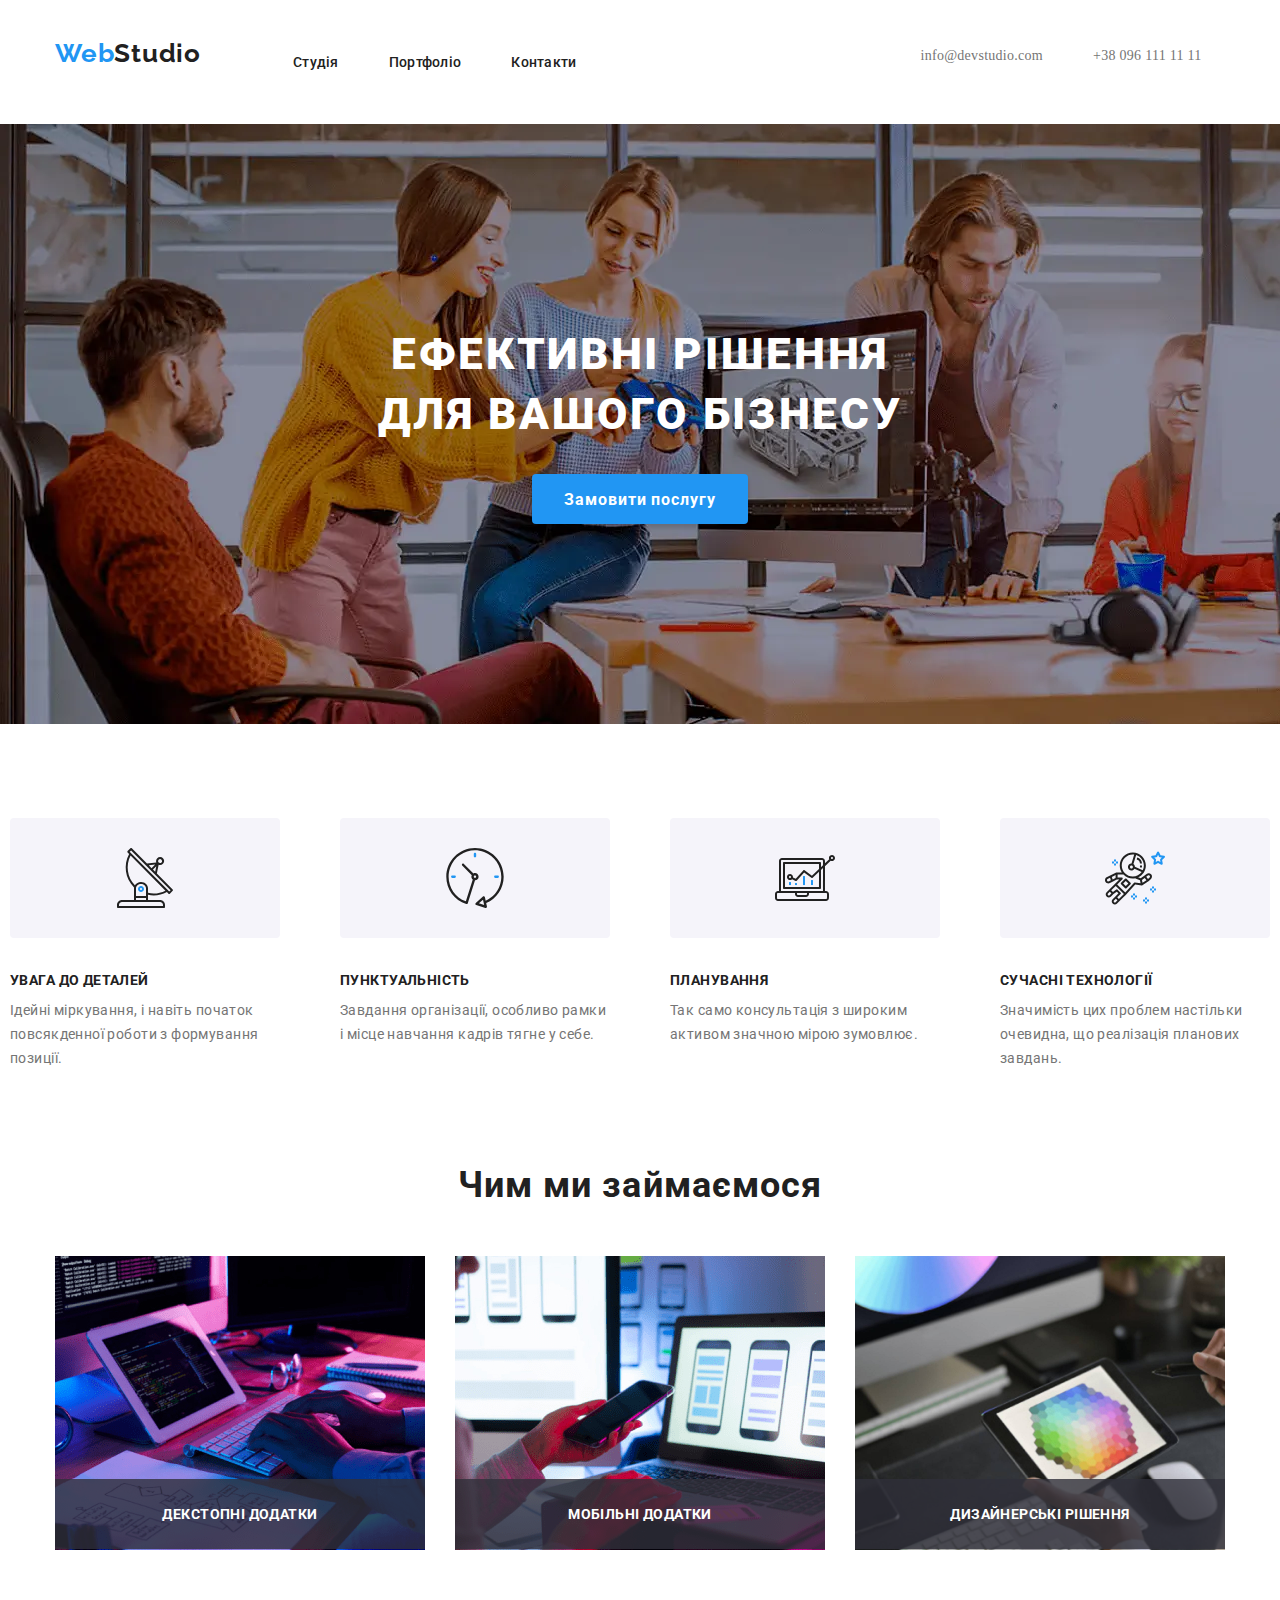
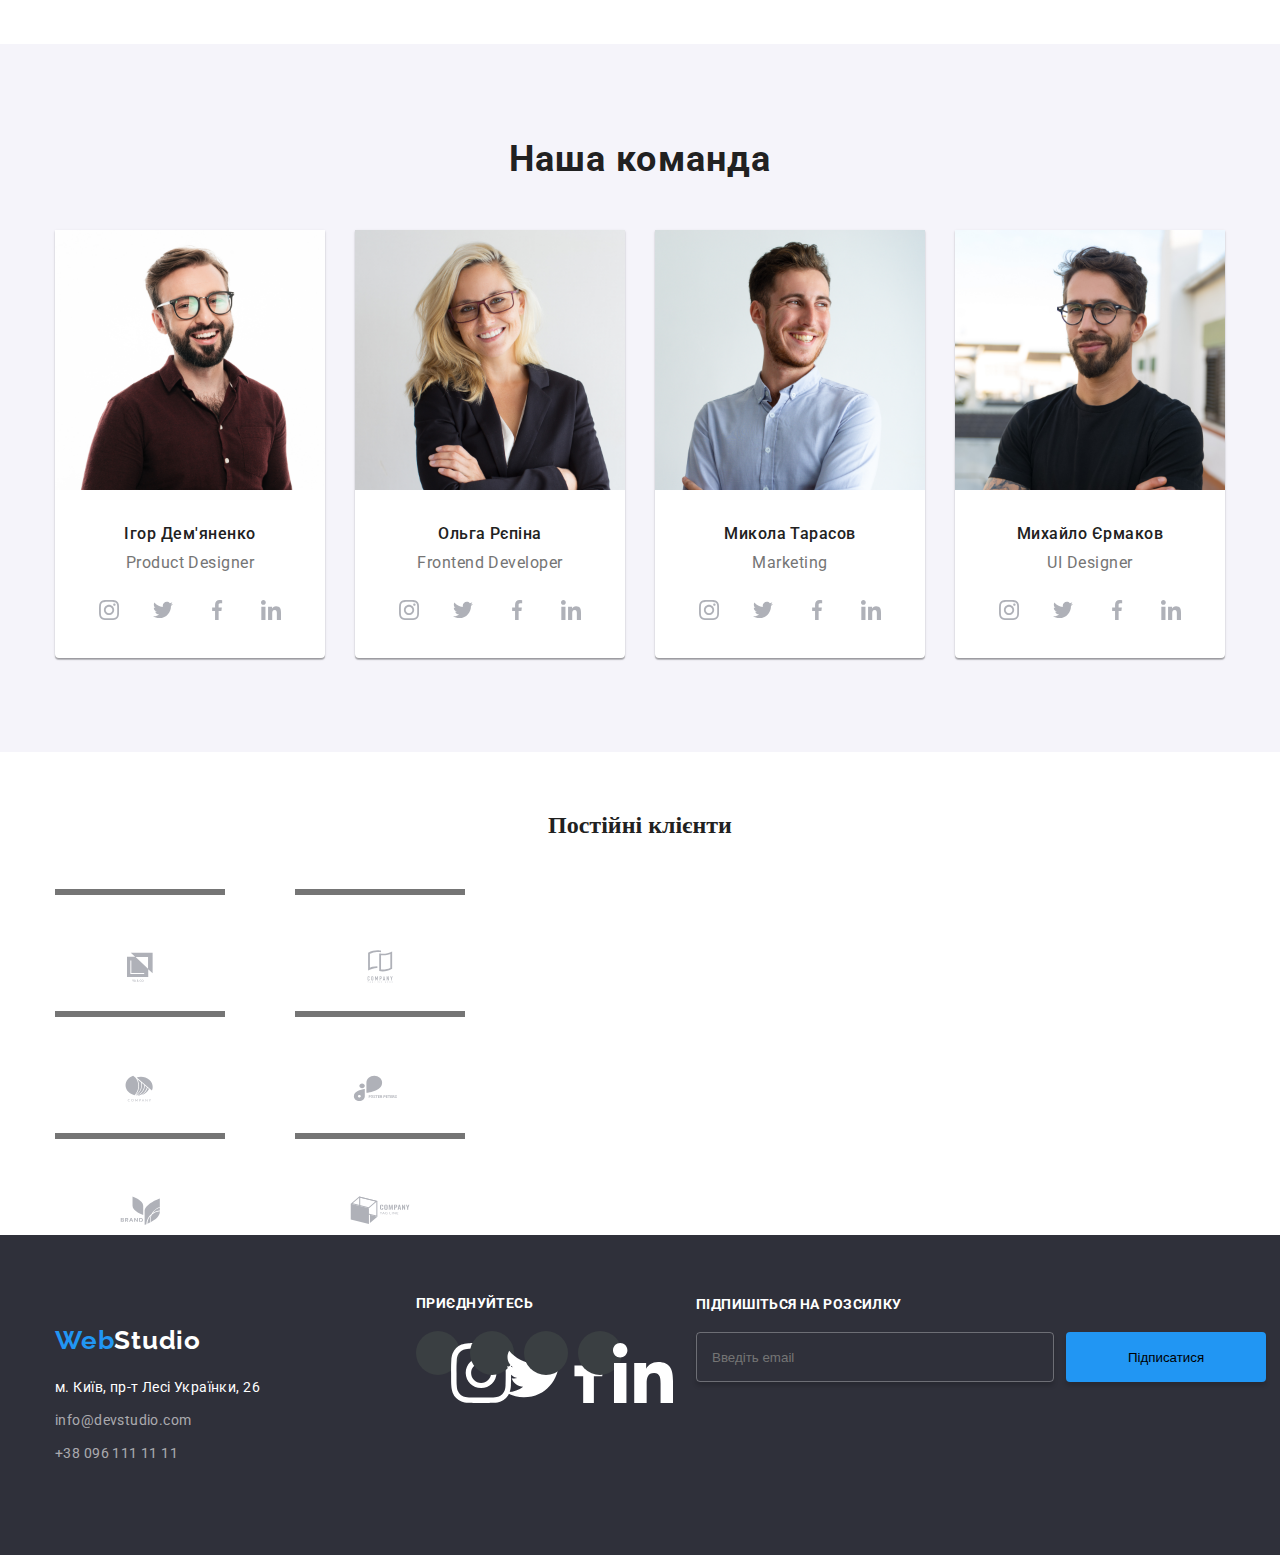
<file: index.html>
<!DOCTYPE html>
<html lang="en">
  <head>
    <meta charset="UTF-8" />
    <meta name="viewport" content="width=device-width, initial-scale=1.0" />
    <link rel="preconnect" href="https://fonts.googleapis.com" />
    <link rel="preconnect" href="https://fonts.gstatic.com" crossorigin />
    <link rel="preconnect" href="https://fonts.googleapis.com" />
    <link rel="preconnect" href="https://fonts.gstatic.com" crossorigin />
    <link
      href="https://fonts.googleapis.com/css2?family=Raleway:wght@700&family=Roboto:wght@400;500;700;900&display=swap"
      rel="stylesheet"
    />
    <link
      rel="stylesheet"
      href="https://cdnjs.cloudflare.com/ajax/libs/modern-normalize/3.0.1/modern-normalize.min.css"
      integrity="sha512-q6WgHqiHlKyOqslT/lgBgodhd03Wp4BEqKeW6nNtlOY4quzyG3VoQKFrieaCeSnuVseNKRGpGeDU3qPmabCANg=="
      crossorigin="anonymous"
      referrerpolicy="no-referrer"
    />
    
    <link
    rel="stylesheet"
    href="https://cdnjs.cloudflare.com/ajax/libs/animate.css/4.1.1/animate.css"
  />
  <link href="https://unpkg.com/aos@2.3.1/dist/aos.css" rel="stylesheet">
    <link rel="stylesheet" href="./reset.css" />
    <link rel="stylesheet" href="./css/main.css">
    <link rel="stylesheet" href="./modal.js">
    <title>Document</title>
  </head>
  <body>
    <header class="header">
      <div class="container flex">
        <a class="header-a" href="./index.html">
          <b class="Web" style="color: #2196f3">Web</b
          ><b class="Studio">Studio</b></a
        >
        <nav class="nav">
          
    
          <ul class="header-list">
            <li class="list-item">Студія</li>
            <li class="list-item">Портфоліо</li>
            <li class="list-item">Контакти</li>
          </ul>
        </nav>
        <ul class="list-info">
          <li class="email">
            <a class="a" href="mailto:info@devstudio.com">info@devstudio.com</a>
          </li>
          <li class="phone_number">
            <a class="phone" href="tel:+380961111111">+38 096 111 11 11</a>
          </li>
        </ul>
      </div>
    </header>
   
    <main class="main">
      <section class="services">
        <div class="container">
          <h1 class="main-title-of-services">
            Ефективні рішення <br />для вашого бізнесу
          </h1>
          <button class="main-button" type="submit" data-modal-open>Замовити послугу</button>
        </div>
      </section>

      <section class="about-skills">
        <div class="container">
          <h2 class="main-title-of-skills"></h2>
          <ul class="list-of-skills">
            <li class="skill">
              <img class="skill-img" src="./img/antenna 1.svg" alt="" />
              <h3 class="title-of-skill">УВАГА ДО ДЕТАЛЕЙ</h3>
              <p class="text-of-skill">
                Ідейні міркування, і навіть початок повсякденної роботи з
                формування позиції.
              </p>
            </li>
            <li class="skill">
              <img class="skill-img" src="./img/clock 1.svg" alt="" />
              <h3 class="title-of-skill">ПУНКТУАЛЬНІСТЬ</h3>
              <p class="text-of-skill">
                Завдання організації, особливо рамки і місце навчання кадрів
                тягне у себе.
              </p>
            </li>
            <li class="skill">
              <img class="skill-img" src="./img/diagram 1.svg" alt="" />
              <h3 class="title-of-skill">ПЛАНУВАННЯ</h3>
              <p class="text-of-skill">
                Так само консультація з широким активом значною мірою зумовлює.
              </p>
            </li>
            <li class="skill">
              <img class="skill-img" src="./img/astronaut 1.svg" alt="" />
              <h3 class="title-of-skill">СУЧАСНІ ТЕХНОЛОГІЇ</h3>
              <p class="text-of-skill">
                Значимість цих проблем настільки очевидна, що реалізація
                планових завдань.
              </p>
            </li>
          </ul>
        </div>
      </section>
      <section class="about-us">
        <div class="container">
          <h2 class="about-activities">Чим ми займаємося</h2>
          <ul class="list-of-activities">
            <li class="image-item">
              <img src="./img/box_1.jpg" alt="" />
            <p class="position">Декстопні додатки</p></li>
            <li class="image-item">
              <img src="./img/box_2.jpg" alt="" />
              <p class="position">Мобільні додатки </p>
            </li>
            <li class="image-item">
              <img class="box_3" src="./img/box_3.jpg" alt="" />
              <p class="position">Дизайнерські рішення</p>
            </li>
          </ul>
        </div>
      </section>
     
      <section class="about-team">
        <div class="container">
          <h2 class="our-team">Наша команда</h2>
          <ul  class="list-of-collegues">
            <li class="image-item-collegues">
              <img class="img" src="./img/img.png" alt="" />
              <p class="name">Ігор Дем'яненко</p>
              <p class="tech-skills">Product Designer</p>
              <ul class="icons">
                <li class="icon">
                  <svg class="insta">
                    <use href="./svg/symbol-defs.svg#icon-instagram-2-1"></use>
                  </svg>
                </li>
                <li class="icon">
                  <svg class="twitter">
                    <use href="./svg/symbol-defs.svg#icon-twitter-1-1"></use>
                  </svg>
                </li>
                <li class="icon">
                  <svg class="facebook">
                    <use href="./svg/symbol-defs.svg#icon-facebook-1-1"></use>
                  </svg>
                </li>
                <li class="icon">
                  <svg class="in">
                    <use href="./svg/symbol-defs.svg#icon-linkedin-1-1"></use>
                  </svg>
                </li>
              </ul>
            </li>

            <li class="image-item-collegues">
              <img class="img" src="./img/img (1).png" alt="" />
              <p class="name">Ольга Рєпіна</p>
              <p class="tech-skills">Frontend Developer</p>
              <ul class="icons">
                <li class="icon">
                  <svg class="insta">
                    <use href="./svg/symbol-defs.svg#icon-instagram-2-1"></use>
                  </svg>
                </li>
                <li class="icon">
                  <svg class="twitter">
                    <use href="./svg/symbol-defs.svg#icon-twitter-1-1"></use>
                  </svg>
                </li>
                <li class="icon">
                  <svg class="facebook">
                    <use href="./svg/symbol-defs.svg#icon-facebook-1-1"></use>
                  </svg>
                </li>
                <li class="icon">
                  <svg class="in">
                    <use href="./svg/symbol-defs.svg#icon-linkedin-1-1"></use>
                  </svg>
                </li>
              </ul>
            </li>

            <li class="image-item-collegues">
              <img class="img" src="./img/img (2).png" alt="" />
              <p class="name">Микола Тарасов</p>
              <p class="tech-skills">Marketing</p>
              <ul class="icons">
                <li class="icon">
                  <svg class="insta">
                    <use href="./svg/symbol-defs.svg#icon-instagram-2-1"></use>
                  </svg>
                </li>
                <li class="icon">
                  <svg class="twitter">
                    <use href="./svg/symbol-defs.svg#icon-twitter-1-1"></use>
                  </svg>
                </li>
                <li class="icon">
                  <svg class="facebook">
                    <use href="./svg/symbol-defs.svg#icon-facebook-1-1"></use>
                  </svg>
                </li>
                <li class="icon">
                  <svg class="in">
                    <use href="./svg/symbol-defs.svg#icon-linkedin-1-1"></use>
                  </svg>
                </li>
              </ul>
            </li>

            <li class="image-item-collegues">
              <img class="img" src="./img/img (3).png" alt="" />
              <p class="name">Михайло Єрмаков</p>
              <p class="tech-skills">UI Designer</p>
              <ul class="icons">
                <li class="icon">
                  <svg class="insta">
                    <use href="./svg/symbol-defs.svg#icon-instagram-2-1"></use>
                  </svg>
                </li>
                <li class="icon">
                  <svg class="twitter">
                    <use href="./svg/symbol-defs.svg#icon-twitter-1-1"></use>
                  </svg>
                </li>
                <li class="icon">
                  <svg class="facebook">
                    <use href="./svg/symbol-defs.svg#icon-facebook-1-1"></use>
                  </svg>
                </li>
                <li class="icon">
                  <svg class="in">
                    <use href="./svg/symbol-defs.svg#icon-linkedin-1-1"></use>
                  </svg>
                </li>
              </ul>
            </li>
          </ul>
        </div>
      </section>
      <section class="section-clients">
        <div class="container">
          <h2 class="Active-clients">Постійні клієнти</h2>
          <ul class="list-of-clients">
            <li class="client">
              <a href="./qwe.html"
                ><svg class="svg">
                  <use href="./svg2/symbol-defs.svg#icon-Client-1"></use></svg
              ></a>
            </li>
            <li class="client">
              <a href="./qwe.html"
                ><svg class="svg">
                  <use href="./svg2/symbol-defs.svg#icon-Client-2"></use></svg
              ></a>
            </li>
            <li class="client">
              <a href="./qwe.html"
                ><svg class="svg">
                  <use href="./svg2/symbol-defs.svg#icon-Client-3"></use></svg
              ></a>
            </li>
            <li class="client">
              <a href="./qwe.html"
                ><svg class="svg">
                  <use href="./svg2/symbol-defs.svg#icon-Client-4"></use></svg
              ></a>
            </li>
            <li class="client">
              <a href="./qwe.html"
                ><svg class="svg">
                  <use href="./svg2/symbol-defs.svg#icon-Client-5"></use></svg
              ></a>
            </li>
            <li class="client">
              <a href="./qwe.html"
                ><svg class="svg">
                  <use href="./svg2/symbol-defs.svg#icon-Client-6"></use></svg
              ></a>
            </li>
          </ul>
        </div>
      </section>
    </main>
    <footer class="footer">
      <div class="container">
        <div class="div">
          <div>
          <a class="logo_footer" href="./qwe.html"
          ><b class="Web" style="color: #2196f3">Web</b
          ><b class="studio">Studio</b></a
          >
          <p class="footer-adress">м. Київ, пр-т Лесі Українки, 26</p>
          <a class="footer-email" href="mailto:info@devstudio.com"
          >info@devstudio.com</a
          >
          <a class="footer-phone_number" href="tel:+380961111111"
          >+38 096 111 11 11</a
          >
          </div>
          <div class="join-block">
          
          <p class="join">Приєднуйтесь</p>
          <ul class="join-icons">
            
            <li class="join-icon">
              <a href="./qwe.html">
                <svg class="svg2">
                  <use href="./svg/symbol-defs.svg#icon-instagram-2-1"></use>
                </svg>
              </a>
            </li>
            <li class="join-icon">
              <a href="./qwe.html">
                <svg class="svg2">
                  <use href="./svg/symbol-defs.svg#icon-twitter-1-1"></use>
                </svg>
              </a>
            </li>
            <li class="join-icon">
              <a href="./qwe.html">
                <svg class="svg2">
                  <use href="./svg/symbol-defs.svg#icon-facebook-1-1"></use>
                </svg>
              </a>
            </li>
            <li class="join-icon">
              <a href="./qwe.html">
                <svg class="svg2">
                  <use href="./svg/symbol-defs.svg#icon-linkedin-1-1"></use>
                </svg>
              </a>
            </li>
          </ul> 
          
        </div>
        <div class="subscribe-div">
          <p class="p-subscribe">Підпишіться на розсилку</p>
          <form class="form" action="">
            <input type="text" class="subscribe-input" placeholder="Введіть email"/>
          <button class="subscribe-button" type="submit" data-modal-open>Підписатися</button>
          </form>
          
        </div>
        </div>
        
    </footer>
   <div data-modal class="backdrop is-hidden  ">
    <div class="modal is-open">
      
      <button class="close" data-modal-close="" >X</button>
      <h3 class="h3-modal">Залиште свої дані, ми вам передзвонимо</h3>
      <ul class="list-modal">
        <li class="li-modal">
          <p class="p-modal">Ім'я</p>
          <div class="input-wrapper">
            <svg class="input-icon" xmlns="http://www.w3.org/2000/svg" width="18" height="18" viewBox="0 0 18 18" fill="none">
              <g clip-path="url(#clip0_60_11800)">
                <path d="M9 9C10.6575 9 12 7.6575 12 6C12 4.3425 10.6575 3 9 3C7.3425 3 6 4.3425 6 6C6 7.6575 7.3425 9 9 9ZM9 10.5C6.9975 10.5 3 11.505 3 13.5V14.25C3 14.6625 3.3375 15 3.75 15H14.25C14.6625 15 15 14.6625 15 14.25V13.5C15 11.505 11.0025 10.5 9 10.5Z" fill="#212121"/>
              </g>
              <defs>
                <clipPath id="clip0_60_11800">
                  <rect width="18" height="18" fill="white"/>
                </clipPath>
              </defs>
            </svg>
            <input  type="text" class="input" ></input>
          </div>
            
        </li>
        <li class="li-modal">
          <p class="p-modal">Телефон</p>
          <div class="input-wrapper">
            <svg class="input-icon" xmlns="http://www.w3.org/2000/svg" width="18" height="18" viewBox="0 0 18 18" fill="none">
              <g clip-path="url(#clip0_60_11806)">
                <path d="M13.996 11.1226L12.1579 10.9127C11.7164 10.8621 11.2822 11.0141 10.9711 11.3252L9.63948 12.6568C7.59147 11.6147 5.91254 9.94301 4.87044 7.88775L6.20925 6.54894C6.52043 6.23775 6.6724 5.80355 6.62174 5.3621L6.41188 3.53842C6.32504 2.8075 5.70991 2.2575 4.97176 2.2575H3.71979C2.90203 2.2575 2.22178 2.93776 2.27243 3.75552C2.65598 9.93577 7.59871 14.8713 13.7717 15.2548C14.5894 15.3055 15.2697 14.6252 15.2697 13.8075V12.5555C15.2769 11.8246 14.7269 11.2095 13.996 11.1226Z" fill="#212121"/>
              </g>
              <defs>
                <clipPath id="clip0_60_11806">
                  <rect width="18" height="18" fill="white"/>
                </clipPath>
              </defs>
            </svg>
            <input type="text" class="input">
          </div>
            
        </li>
        <li class="li-modal">
          <p class="p-modal">Пошта</p>
          <div class="input-wrapper">
            <svg class="input-icon" xmlns="http://www.w3.org/2000/svg" width="18" height="18" viewBox="0 0 18 18" fill="none">
              <g clip-path="url(#clip0_60_11812)">
                <path d="M15 3H3C2.175 3 1.5075 3.675 1.5075 4.5L1.5 13.5C1.5 14.325 2.175 15 3 15H15C15.825 15 16.5 14.325 16.5 13.5V4.5C16.5 3.675 15.825 3 15 3ZM14.7 6.1875L9.3975 9.5025C9.1575 9.6525 8.8425 9.6525 8.6025 9.5025L3.3 6.1875C3.1125 6.0675 3 5.865 3 5.6475C3 5.145 3.5475 4.845 3.975 5.1075L9 8.25L14.025 5.1075C14.4525 4.845 15 5.145 15 5.6475C15 5.865 14.8875 6.0675 14.7 6.1875Z" fill="#212121"/>
              </g>
              <defs>
                <clipPath id="clip0_60_11812">
                  <rect width="18" height="18" fill="white"/>
                </clipPath>
              </defs>
            </svg>
            <input type="text" class="input">
          </div>
            
        </li>
        <li class="li-modal">
          <p class="p-modal">Комментар</p>
            <input type="text" class="KOMMENT" placeholder="Введіть текст"></input>
        </li>
      </ul>
      
      <p class="conditions"><svg class="kub" xmlns="http://www.w3.org/2000/svg" width="16" height="15" viewBox="0  16 15" fill="none">
        <path d="M14.2222 1.66667V13.3333H1.77778V1.66667H14.2222ZM14.2222 0H1.77778C0.8 0 0 0.75 0 1.66667V13.3333C0 14.25 0.8 15 1.77778 15H14.2222C15.2 15 16 14.25 16 13.3333V1.66667C16 0.75 15.2 0 14.2222 0Z" fill="#212121"/>
      </svg> Погоджуюся з розсилкою та приймаю <b class="contract">Умови договору</b></p>
      <div class="div-button"><button class="button-modal" data-modal-open>Відправити</button></div>
      
    </div>
    
   </div> 
   
  </body>
  <script src="https://unpkg.com/aos@2.3.1/dist/aos.js"></script>
  <script src="./modal.js"></script>
  <script>
    AOS.init();
  </script>
</html>
</file>
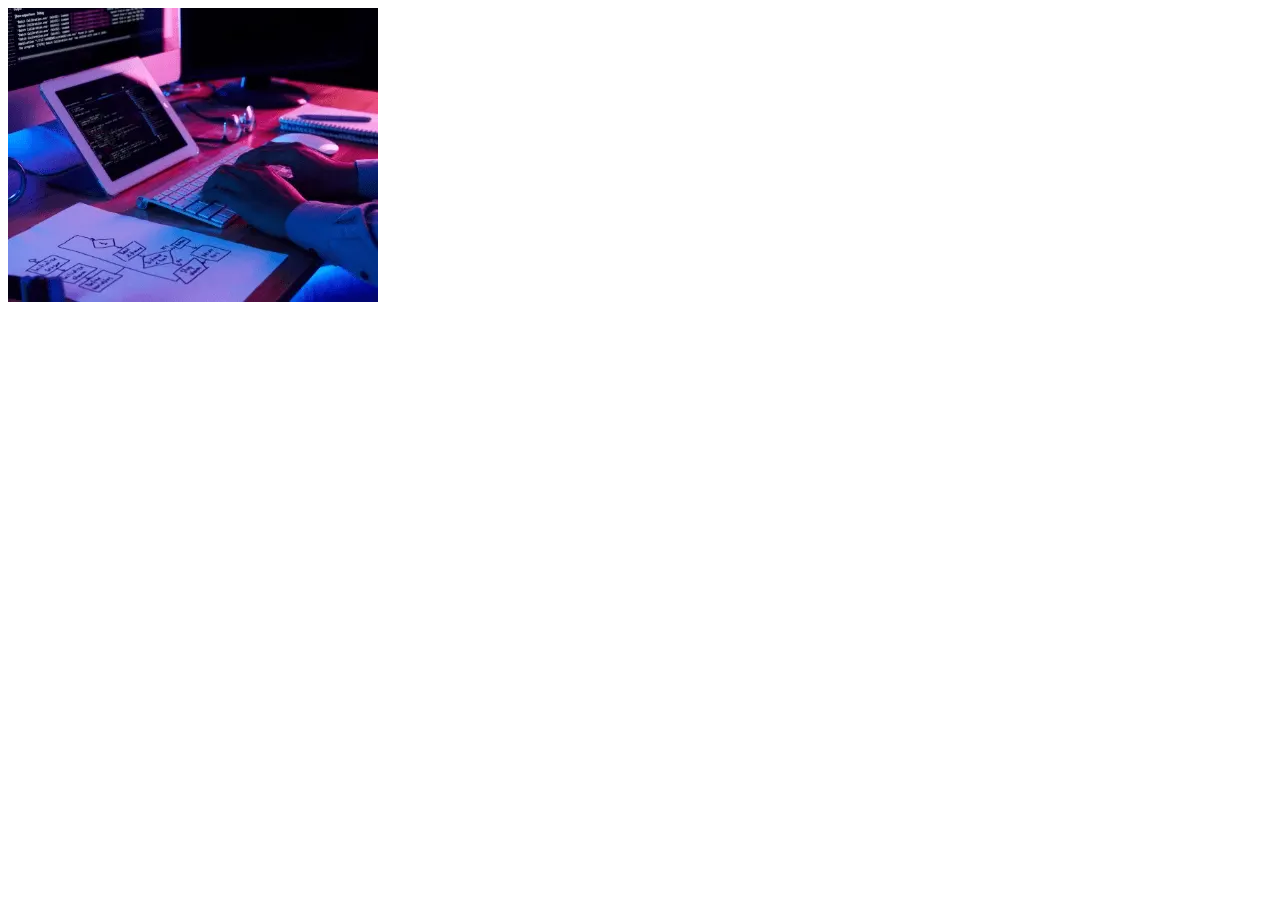
<file: inde.html>
<!DOCTYPE html>
<html lang="en">
  <head>
    <meta charset="UTF-8" />
    <meta name="viewport" content="width=device-width, initial-scale=1.0" />
    <title>Document</title>
  </head>
  <body>
    <img
      srcset="./2x/box1.webp 1x, ./2x/box2x.webp 2x"
      src="./2x/box1.webp"
      alt=""
    />
  </body>
</html>
</file>
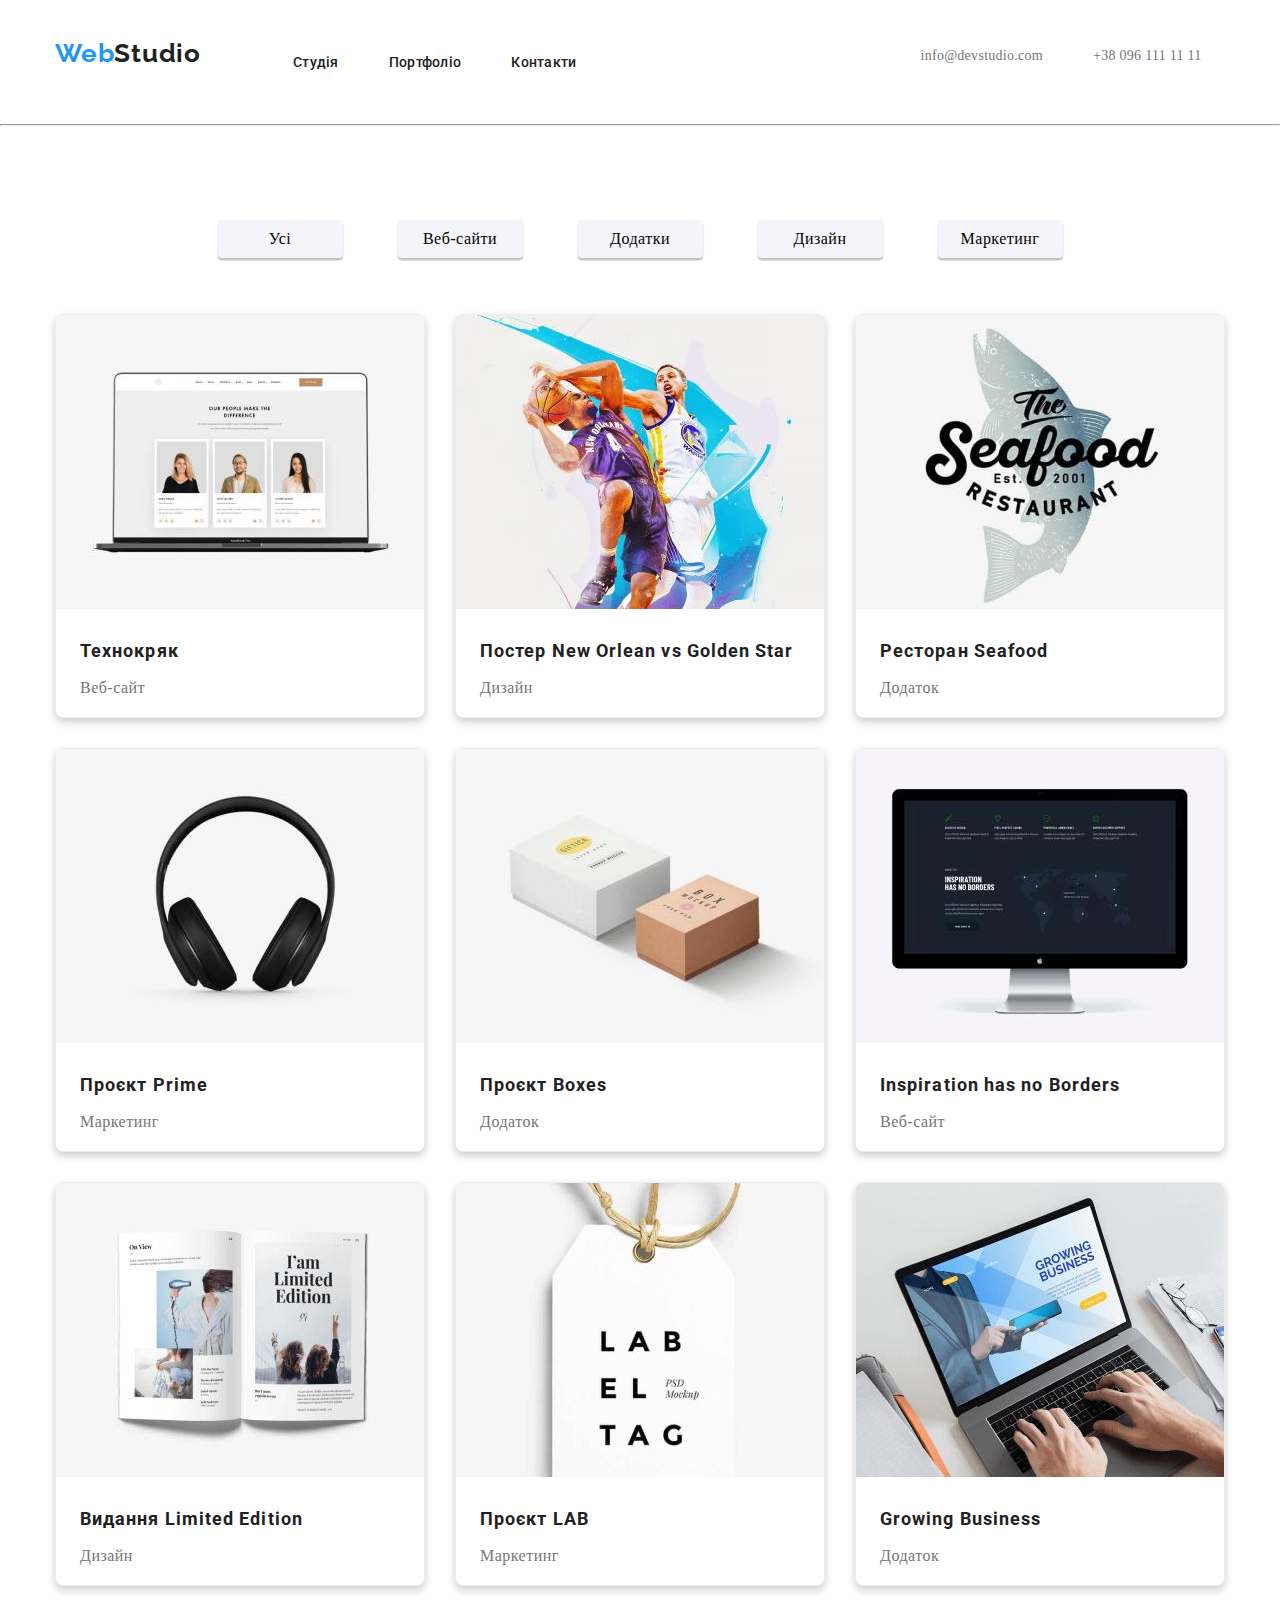
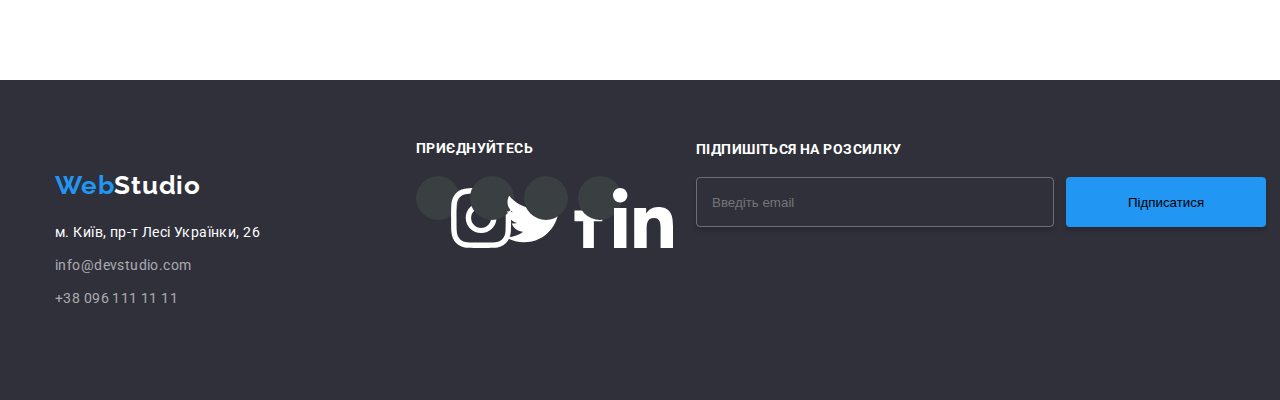
<file: qwe.html>
<!DOCTYPE html>
<html lang="en">
  <head>
    <meta charset="UTF-8" />
    <meta name="viewport" content="width=device-width, initial-scale=1.0" />
    <link rel="preconnect" href="https://fonts.googleapis.com" />
    <link rel="preconnect" href="https://fonts.gstatic.com" crossorigin />
    <link rel="preconnect" href="https://fonts.googleapis.com" />
    <link rel="preconnect" href="https://fonts.gstatic.com" crossorigin />
    <link
      href="https://fonts.googleapis.com/css2?family=Raleway:wght@700&family=Roboto:wght@400;500;700;900&display=swap"
      rel="stylesheet"
    />
    <link
      rel="stylesheet"
      href="https://cdnjs.cloudflare.com/ajax/libs/modern-normalize/3.0.1/modern-normalize.min.css"
      integrity="sha512-q6WgHqiHlKyOqslT/lgBgodhd03Wp4BEqKeW6nNtlOY4quzyG3VoQKFrieaCeSnuVseNKRGpGeDU3qPmabCANg=="
      crossorigin="anonymous"
      referrerpolicy="no-referrer"
    />
    <link rel="stylesheet" href="./reset.css">
    <link rel="stylesheet" href="./style.css">
    <link rel="stylesheet" href="./css/main.css">
    <title>Document</title>
  </head>
  <body>
    <header class="header">
      <div class="container flex">
        <a class="header-a" href="./index.html">
          <b class="Web" style="color: #2196f3">Web</b
          ><b class="Studio">Studio</b></a
        >
        <nav class="nav">
          <ul class="header-list">
            <li class="list-item" >Студія</li>
            <li class="list-item">Портфоліо</li>
            <li class="list-item">Контакти</li>
          </ul>
        </nav>
        <ul class="list-info">
          <li class="email">
            <a class="a" href="mailto:info@devstudio.com"
              >info@devstudio.com</a
            >
          </li>
          <li class="phone_number">
            <a class="phone" href="tel:+380961111111">+38 096 111 11 11</a>
          </li>
        </ul>
      </div>
    </header>
    <hr>
    <main class="main">
      <section class="main-section">
      <div class="container">
        <ul class="topics">
          <li class="list-item1">Усі</li>
          <li class="list-item1">Веб-сайти</li>
          <li class="list-item1">Додатки</li>
          <li class="list-item1">Дизайн</li>
          <li class="list-item1">Маркетинг</li>
        </ul>
        <ul class="list-of-services">
          <li class="service-item">
            <img class="image-item" src="./img2/img.jpg" alt="">
             <p class="topic">Технокряк</p>
            <p class="type">Веб-сайт</p></img>
            <div class="card-overlay">
              Ресурс пропонує комплексні пропозиції з різним рівнем функціоналу та сервісів. Все це дозволить відвідувачу отримати вичерпні відомості про компанію чи приватну особу.
            </div
              
            
            
          </li>
          <li class="service-item">
            <img class="image-item" src="./img2/poster.jpg" alt="">
            <p class="topic">Постер New Orlean vs Golden Star</p>
            <p class="type">Дизайн</p>
          </img>
            <div class="card-overlay">
              Ресурс пропонує комплексні пропозиції з різним рівнем функціоналу та сервісів. Все це дозволить відвідувачу отримати вичерпні відомості про компанію чи приватну особу.
            </div
            
          </li>
          <li class="service-item">
            <img class="image-item" src="./img2/restaurant.jpg" alt="">
              <p class="topic">Ресторан Seafood</p>
            <p class="type">Додаток</p>
            </img>
            <div class="card-overlay">
              Ресурс пропонує комплексні пропозиції з різним рівнем функціоналу та сервісів. Все це дозволить відвідувачу отримати вичерпні відомості про компанію чи приватну особу.
            </div
            
          </li>
          <li class="service-item">
            <img class="image-item" src="./img2/prime.jpg" alt="">
              <p class="topic">Проєкт Prime</p>
            <p class="type">Маркетинг</p>
            </img>
            <div class="card-overlay">
              Ресурс пропонує комплексні пропозиції з різним рівнем функціоналу та сервісів. Все це дозволить відвідувачу отримати вичерпні відомості про компанію чи приватну особу.
            </div
            
          </li>
          <li class="service-item">
            <img class="image-item" src="./img2/boxes.jpg" alt="">
              <p class="topic">Проєкт Boxes</p>
            <p class="type">Додаток</p>
            </img>
            <div class="card-overlay">
              Ресурс пропонує комплексні пропозиції з різним рівнем функціоналу та сервісів. Все це дозволить відвідувачу отримати вичерпні відомості про компанію чи приватну особу.
            </div
            
          </li>
          <li class="service-item">
            <img class="image-item" src="./img2/inspiration.jpg" alt="">
              <p class="topic">Inspiration has no Borders</p>
            <p class="type">Веб-сайт</p>
            </img>
            <div class="card-overlay">
              Ресурс пропонує комплексні пропозиції з різним рівнем функціоналу та сервісів. Все це дозволить відвідувачу отримати вичерпні відомості про компанію чи приватну особу.
            </div
            
          </li>
          <li class="service-item">
            <img class="image-item" src="./img2/books.jpg" alt="">
              <p class="topic">Видання Limited Edition</p>
            <p class="type">Дизайн</p>
            </img>
            <div class="card-overlay">
              Ресурс пропонує комплексні пропозиції з різним рівнем функціоналу та сервісів. Все це дозволить відвідувачу отримати вичерпні відомості про компанію чи приватну особу.
            </div
            
          </li>
          <li class="service-item">
            <img class="image-item" src="./img2/lab.jpg" alt="">
              <p class="topic">Проєкт LAB</p>
            <p class="type">Маркетинг</p>
            </img>
            <div class="card-overlay">
              Ресурс пропонує комплексні пропозиції з різним рівнем функціоналу та сервісів. Все це дозволить відвідувачу отримати вичерпні відомості про компанію чи приватну особу.
            </div
            
          </li>
          <li class="service-item">
            <img class="image-item" src="./img2/business.jpg" alt="">
              <p class="topic">Growing Business</p>
            <p class="type">Додаток</p>
            </img>
            <div class="card-overlay">
              Ресурс пропонує комплексні пропозиції з різним рівнем функціоналу та сервісів. Все це дозволить відвідувачу отримати вичерпні відомості про компанію чи приватну особу.
            </div
            
          </li>
        </ul>
      </div>
      </section>
      
    </main>
    <footer class="footer">
      <div class="container">
        <div class="div">
          <div>
          <a class="logo_footer" href="./qwe.html"
          ><b class="Web" style="color: #2196f3">Web</b
          ><b class="studio">Studio</b></a
          >
          <p class="footer-adress">м. Київ, пр-т Лесі Українки, 26</p>
          <a class="footer-email" href="mailto:info@devstudio.com"
          >info@devstudio.com</a
          >
          <a class="footer-phone_number" href="tel:+380961111111"
          >+38 096 111 11 11</a
          >
          </div>
          <div class="join-block">
          
          <p class="join">Приєднуйтесь</p>
          <ul class="join-icons">
            
            <li class="join-icon">
              <a href="./qwe.html">
                <svg class="svg2">
                  <use href="./svg/symbol-defs.svg#icon-instagram-2-1"></use>
                </svg>
              </a>
            </li>
            <li class="join-icon">
              <a href="./qwe.html">
                <svg class="svg2">
                  <use href="./svg/symbol-defs.svg#icon-twitter-1-1"></use>
                </svg>
              </a>
            </li>
            <li class="join-icon">
              <a href="./qwe.html">
                <svg class="svg2">
                  <use href="./svg/symbol-defs.svg#icon-facebook-1-1"></use>
                </svg>
              </a>
            </li>
            <li class="join-icon">
              <a href="./qwe.html">
                <svg class="svg2">
                  <use href="./svg/symbol-defs.svg#icon-linkedin-1-1"></use>
                </svg>
              </a>
            </li>
          </ul> 
          
        </div>
        <div class="subscribe-div">
          <p class="p-subscribe">Підпишіться на розсилку</p>
          <form class="form" action="">
            <input type="text" class="subscribe-input" placeholder="Введіть email"/>
          <button class="subscribe-button" type="submit" data-modal-open>Підписатися</button>
          </form>
          
        </div>
        </div>
        
        </div>
        
      </div>
    </footer>
  </body>
</html>
</file>
<file: css/main.css>
* {
  padding: 0;
  margin: 0;
  box-sizing: border-box;
}

.about-us {
  padding-bottom: 94px;
}
@media (max-width: 1199px) {
  .about-us {
    display: none;
  }
}

.about-activities {
  display: flex;
  justify-content: center;
  padding-bottom: 50px;
  color: var(--titles);
  text-align: center;
  font-family: Roboto;
  font-size: 36px;
  font-style: normal;
  font-weight: 700;
  line-height: normal;
  letter-spacing: 1.08px;
}

.list-of-activities {
  display: flex;
  justify-content: center;
  list-style: none;
}

.position {
  position: relative;
  width: 370px;
  height: 70px;
  color: #fff;
  text-align: center;
  font-family: Roboto;
  font-size: 14px;
  font-style: normal;
  font-weight: 700;
  line-height: normal;
  letter-spacing: 0.42px;
  text-transform: uppercase;
  bottom: 75px;
  padding-top: 27px;
  padding-bottom: 27px;
  text-align: center;
  background: rgba(47, 48, 58, 0.8);
}

.service-item {
  position: relative;
  width: 370px;
  height: 404px;
  overflow: hidden;
  border-radius: 8px;
  box-shadow: 0 4px 8px rgba(0, 0, 0, 0.2);
  cursor: pointer;
}

.image-item:not(:last-child) {
  margin-right: 30px;
}

.image-item {
  width: 370px;
  height: 294px;
  flex-shrink: 0;
}

.card-overlay {
  position: absolute;
  top: 0;
  left: 0;
  width: 100%;
  height: 294px;
  background: rgba(33, 150, 243, 0.95);
  color: white;
  display: flex;
  align-items: center;
  justify-content: center;
  padding: 20px;
  opacity: 0;
  transition: opacity 0.4s ease;
  text-align: center;
  font-family: sans-serif;
  font-size: 14px;
}

.service-item:hover .card-overlay {
  opacity: 1;
}

.about-team {
  background: #f5f4fa;
}
@media (min-width: 480px) {
  .about-team {
    padding-top: 60px;
    padding-bottom: 60px;
    height: 2761px;
  }
}
@media (min-width: 768px) {
  .about-team {
    padding-top: 60px;
    padding-bottom: 60px;
    height: 1285px;
  }
}
@media (min-width: 1200px) {
  .about-team {
    padding-top: 94px;
    padding-bottom: 94px;
    height: 708px;
  }
}

.our-team {
  display: flex;
  justify-content: center;
  color: #212121;
  text-align: center;
  font-family: Roboto;
  font-style: normal;
  font-weight: 700;
  line-height: normal;
  letter-spacing: 1.08px;
}
@media (min-width: 480px) {
  .our-team {
    font-size: 28px;
    margin-bottom: 30px;
  }
}
@media (min-width: 768px) {
  .our-team {
    font-size: 28px;
    margin-bottom: 30px;
  }
}
@media (min-width: 1200px) {
  .our-team {
    font-size: 36px;
    margin-bottom: 50px;
  }
}

.list-of-collegues {
  list-style: none;
}
@media (min-width: 480px) {
  .list-of-collegues {
    display: flex;
    flex-direction: column;
    justify-content: center;
    align-items: center;
  }
}
@media (min-width: 768px) {
  .list-of-collegues {
    display: grid;
    grid-template-columns: repeat(2, 354px);
    grid-template-rows: repeat(2, 536px);
    justify-content: center;
    gap: 30px 30px;
  }
}
@media (min-width: 1200px) {
  .list-of-collegues {
    display: flex;
    flex-direction: row;
    justify-content: center;
  }
}

.image-item-collegues {
  width: 270px;
  height: 428px;
  flex-shrink: 0;
  border-radius: 0px 0px 4px 4px;
  background: #fff;
  /* material shadow v1 */
  box-shadow: 0px 1px 3px 0px rgba(0, 0, 0, 0.12), 0px 1px 1px 0px rgba(0, 0, 0, 0.14), 0px 2px 1px 0px rgba(0, 0, 0, 0.2);
}

.img {
  height: 260px;
  width: 270px;
}

.name {
  display: flex;
  justify-content: center;
  padding-top: 30px;
  padding-bottom: 10px;
  color: #212121;
  text-align: center;
  font-family: Roboto;
  font-size: 16px;
  font-style: normal;
  font-weight: 500;
  line-height: normal;
  letter-spacing: 0.48px;
}

.tech-skills {
  display: flex;
  justify-content: center;
  color: var(--paraghraphs);
  font-family: Roboto;
  font-size: 16px;
  font-style: normal;
  font-weight: 400;
  line-height: normal;
  letter-spacing: 0.48px;
}

@media (min-width: 480px) {
  .about-skills {
    padding-top: 60px;
    padding-bottom: 60px;
  }
}
@media (min-width: 768px) {
  .about-skills {
    padding-top: 60px;
    padding-bottom: 60px;
  }
}
@media (min-width: 1200px) {
  .about-skills {
    padding-top: 94px;
    padding-bottom: 94px;
  }
}

.list-of-skills {
  list-style: none;
}
@media (max-width: 767px) {
  .list-of-skills {
    display: block;
    justify-content: center;
  }
}
@media (min-width: 768px) {
  .list-of-skills {
    display: grid;
    grid-template-columns: repeat(2, 354px);
    grid-template-rows: repeat(2, 224px);
    justify-content: center;
    gap: 30px 30px;
  }
}
@media (min-width: 1200px) {
  .list-of-skills {
    display: flex;
  }
}

.skill:not(:last-child) {
  margin-right: 30px;
}

.skill-img {
  width: 270px;
  height: 120px;
  flex-shrink: 0;
  border-radius: 4px;
  background: #f5f4fa;
  padding: 30px 100px 30px 100px;
  margin-bottom: 30px;
}
@media (min-width: 480px) {
  .skill-img {
    width: 450px;
  }
}
@media (min-width: 768px) {
  .skill-img {
    width: 354px;
  }
}
@media (min-width: 1200px) {
  .skill-img {
    width: 270px;
  }
}

.title-of-skill {
  color: var(--titles);
  font-family: Roboto;
  font-size: 14px;
  font-style: normal;
  font-weight: 700;
  line-height: normal;
  letter-spacing: 0.42px;
  text-transform: uppercase;
}
@media (max-width: 768px) {
  .title-of-skill {
    display: flex;
    justify-content: center;
  }
}

.text-of-skill {
  line-height: 1.7142857143;
  margin-top: 10px;
  color: var(--paraghraphs);
  font-family: Roboto;
  font-size: 14px;
  font-style: normal;
  font-weight: 400;
  letter-spacing: 0.42px;
}
@media (max-width: 768px) {
  .text-of-skill {
    display: flex;
    justify-content: center;
  }
}

.footer {
  background: #2f303a;
  padding-top: 60px;
  padding-bottom: 60px;
}

.logo_footer {
  display: block;
  color: var(--titles);
  text-decoration: none;
  margin-bottom: 20px;
}

.studio {
  color: #fff;
  font-family: Raleway;
  font-size: 26px;
  font-style: normal;
  font-weight: 700;
  line-height: normal;
  letter-spacing: 0.78px;
}

.footer-adress {
  text-decoration: none;
  margin-bottom: 9px;
  line-height: 1.7142857143;
  color: #fff;
  font-family: Roboto;
  font-size: 14px;
  font-style: normal;
  font-weight: 400;
  letter-spacing: 0.42px;
}

.footer-email {
  display: flex;
  text-decoration: none;
  margin-bottom: 9px;
  line-height: 1.7142857143;
  color: rgba(255, 255, 255, 0.6);
  font-family: Roboto;
  font-size: 14px;
  font-style: normal;
  font-weight: 400;
  letter-spacing: 0.42px;
}

.footer-phone_number {
  text-decoration: none;
  line-height: 1.7142857143;
  color: rgba(255, 255, 255, 0.6);
  font-family: Roboto;
  font-size: 14px;
  font-style: normal;
  font-weight: 400;
  letter-spacing: 0.42px;
}

.main-section {
  padding-top: 94px;
  padding-bottom: 94px;
}

.topics:not(:last-child) {
  display: flex;
  justify-content: center;
  list-style: none;
  margin-bottom: 56px;
}

.list-item1:not(:last-child) {
  margin-right: 55px;
}

.list-item:hover {
  color: #2196f3;
}

.list-item {
  text-decoration: none;
  position: relative;
}

.list-item::after {
  content: "";
  position: absolute;
  display: block;
  width: 100%;
  height: 4px;
  border-radius: 20px;
  opacity: 0;
  background-color: #2196f3;
  transition: 0.3s ease;
  margin-top: 28px;
}

.box_3 {
  width: 370px;
  height: 294px;
}

.list-item:hover::after {
  opacity: 1;
  transition-property: opacity, background-color;
  transition-duration: 0s;
  transition-timing-function: inherit;
}

.list-of-services {
  display: grid;
  grid-template-columns: repeat(3, 1fr);
  grid-template-rows: repeat(3, 1fr);
  grid-column-gap: 30px;
  grid-row-gap: 30px;
  list-style: none;
}

.service-item {
  width: 370px;
  height: 404px;
  flex-shrink: 0;
  border: 1px solid #eee;
  background: #fff;
}

.topic {
  display: flex;
  flex-direction: row;
  padding-left: 24px;
  padding-top: 20px;
  padding-bottom: 4px;
  line-height: 2;
  color: #212121;
  font-family: Roboto;
  font-size: 18px;
  font-style: normal;
  font-weight: 700;
  letter-spacing: 1.08px;
}

.list-item1 {
  text-align: center;
  width: 73px;
  height: 38px;
  flex-shrink: 0;
  font-size: 16px;
  font-style: normal;
  font-weight: 500;
  line-height: 26px; /* 162.5% */
  letter-spacing: 0.48px;
  border-radius: 4px;
  /* shadow-middle */
  box-shadow: 0px 3px 1px 0px rgba(0, 0, 0, 0.1), 0px 1px 2px 0px rgba(0, 0, 0, 0.08), 0px 2px 2px 0px rgba(0, 0, 0, 0.12);
}

.list-item1:hover {
  background-color: #2196f3;
  color: #fff;
  cursor: pointer;
  transition: background-color 0.4s ease;
}

.list-item1 {
  color: #000000;
  text-align: center;
  padding-top: 6px;
  padding-bottom: 6px;
  font-size: 16px;
  font-style: normal;
  font-weight: 500;
  line-height: 1.625;
  letter-spacing: 0.48px;
  width: 125px;
  height: 38px;
  flex-shrink: 0;
  border-radius: 4px;
  background: #f5f4fa;
}

.type {
  display: flex;
  flex-direction: row;
  padding-left: 24px;
  padding-bottom: 20px;
  line-height: 1.875;
  color: #757575;
  font-size: 16px;
  font-style: normal;
  font-weight: 400;
  letter-spacing: 0.48px;
}

.insta {
  width: 20px;
  height: 20px;
  fill: #afb1b8;
}

.twitter {
  width: 20px;
  height: 20px;
  fill: #afb1b8;
}

.facebook {
  width: 20px;
  height: 20px;
  fill: #afb1b8;
}

.in {
  width: 20px;
  height: 20px;
  fill: #afb1b8;
}

.icons {
  display: flex;
  list-style: none;
  justify-content: center;
  align-items: center;
}

.icon:not(:last-child) {
  margin-right: 10px;
}

.icon {
  width: 44px;
  height: 44px;
  border-radius: 50%;
  padding: 12px;
  margin-top: 16px;
}

.icon:hover svg {
  fill: #fff;
}

.icon:hover {
  background-color: #2196f3;
  cursor: pointer;
}

@media (min-width: 480px) {
  .section-clients {
    padding-top: 60px;
    padding-bottom: 60px;
  }
}
@media (min-width: 768px) {
  .section-clients {
    padding-top: 60px;
    padding-bottom: 60px;
  }
}

.list-of-clients {
  list-style: none;
}
@media (min-width: 480px) {
  .list-of-clients {
    display: grid;
    grid-template-columns: repeat(2, 210px);
    grid-template-rows: repeat(3, 92px);
    gap: 30px;
  }
}

.Active-clients {
  text-align: center;
}

.svg {
  fill: #afb1b8;
  width: 106px;
}

.client {
  width: 170px;
  margin-top: 50px;
  text-align: center;
  border-top: 3px;
  border-bottom: 3px;
  border-right: 3px;
  border-left: 3px;
  border-style: solid;
  border-color: #757575;
  margin-bottom: 94px;
}

.client:not(:last-child) {
  margin-right: 30px;
}

.client:hover svg {
  fill: #2196f3;
}

.client:hover {
  border-color: #2196f3;
}

.join {
  width: 120px;
  color: #fff;
  font-family: Roboto;
  font-size: 14px;
  font-style: normal;
  font-weight: 700;
  line-height: normal;
  letter-spacing: 0.42px;
  text-transform: uppercase;
  margin-bottom: 20px;
}

.join-block {
  width: 280px;
  margin-left: 156px;
  height: 200px;
}

.svg2 {
  width: 20px;
  height: 20px;
  fill: #ffffff;
}
@media (min-width: 480px) {
  .svg2 {
    width: 106px;
    height: 60px;
  }
}

.join-icon {
  width: 44px;
  height: 44px;
  border-radius: 50%;
  padding: 12px;
  background-color: #3a3f42;
}

.join-icons {
  display: flex;
  flex-direction: row;
  align-items: first baseline;
  width: 250px;
  list-style: none;
}

.join-icon:hover svg {
  fill: #fff;
}

.join-icon:hover {
  background-color: #2196f3;
  cursor: pointer;
}

.join-icon:not(:last-child) {
  margin-right: 10px;
}

.div {
  display: flex;
  align-items: center;
}

.p-subscribe {
  display: flex;
  align-items: center;
  height: 17px;
  color: #fff;
  font-family: Roboto;
  font-size: 14px;
  font-style: normal;
  font-weight: 700;
  line-height: normal;
  letter-spacing: 0.42px;
  text-transform: uppercase;
  margin-bottom: 20px;
}

.form {
  display: flex;
}

.subscribe-div {
  width: 300px;
  height: 200px;
}

.subscribe-button {
  width: 200px;
  height: 50px;
  margin-left: 12px;
  flex-shrink: 0;
  border-radius: 4px;
  background: #2196f3;
  box-shadow: 0px 4px 4px 0px rgba(0, 0, 0, 0.15);
  border-style: none;
}
.subscribe-button:hover {
  cursor: pointer;
  background-color: #1976d2;
}

.subscribe-input {
  width: 358px;
  height: 50px;
  flex-shrink: 0;
  border-radius: 4px;
  border: 1px solid rgba(255, 255, 255, 0.3);
  background: rgba(33, 150, 243, 0);
  box-shadow: 0px 4px 4px 0px rgba(0, 0, 0, 0.15);
  color: #fff;
  padding: 15px;
}

.backdrop {
  position: fixed;
  top: 0;
  left: 0;
  right: 0;
  bottom: 0;
  background: rgba(0, 0, 0, 0.2);
}

.modal {
  width: 528px;
  height: 650px;
  flex-direction: row-reverse;
  position: relative;
  left: 50%;
  top: 50%;
  border-radius: 4px;
  background: #fff;
  box-shadow: 0px 1px 3px 0px rgba(0, 0, 0, 0.12), 0px 1px 1px 0px rgba(0, 0, 0, 0.14), 0px 2px 1px 0px rgba(0, 0, 0, 0.2);
  opacity: 0;
  transform: translate(-50%, -50%);
  transition: transform 250ms cubic-bezier(0.4, 0, 0.2, 1);
}

.modal.is_open {
  opacity: 1;
  transform: opacity;
}

.is-hidden {
  opacity: 0;
  pointer-events: none;
}

.close {
  position: absolute;
  right: 0px;
  width: 30px;
  height: 30px;
  flex-shrink: 0;
  border-radius: 50%;
  border-style: none;
  box-shadow: 0px 4px 5px 0px rgb(186, 186, 186);
  -webkit-box-shadow: 0px 4px 5px 0px rgb(186, 186, 186);
  -moz-box-shadow: 0px 4px 5px 0px rgb(186, 186, 186);
}

.h3-modal {
  color: #212121;
  text-align: center;
  font-family: Roboto;
  font-size: 20px;
  font-style: normal;
  font-weight: 700;
  line-height: normal;
  letter-spacing: 0.6px;
  padding-top: 40px;
  padding-right: 40px;
  padding-left: 40px;
}

.list-modal {
  flex-shrink: 0;
  list-style: none;
  padding-right: 40px;
  padding-left: 40px;
}

.input {
  width: 100%;
  padding: 10px 10px 10px 36px;
  border: 1px solid #ccc;
  border-radius: 6px;
  font-size: 14px;
}

.button-modal {
  color: #fff;
  text-align: center;
  font-family: Roboto;
  font-size: 16px;
  font-style: normal;
  font-weight: 700;
  line-height: 30px;
  letter-spacing: 0.96px;
  width: 200px;
  height: 50px;
  flex-shrink: 0;
  border-radius: 4px;
  background: #2196f3;
  box-shadow: 0px 4px 4px 0px rgba(0, 0, 0, 0.15);
  margin-top: 30px;
  margin-bottom: 40px;
  border-style: none;
}

.button-modal:hover {
  cursor: pointer;
  background-color: #1976d2;
}

.input-wrapper {
  position: relative;
  display: flex;
  align-items: center;
  width: 100%;
  margin-bottom: 16px;
}

.input-icon {
  position: absolute;
  left: 10px;
  width: 18px;
  height: 18px;
  pointer-events: none;
}

.p-modal:first-child {
  margin-top: 12px;
}

.KOMMENT {
  width: 448px;
  height: 120px;
  border-radius: 4px;
  border: 1px solid rgba(33, 33, 33, 0.2);
}

.conditions {
  text-align: center;
  color: #757575;
  font-family: Roboto;
  font-size: 14px;
  font-style: normal;
  font-weight: 400;
  line-height: 24px;
  letter-spacing: 0.42px;
  margin-top: 20px;
}

.contract {
  color: #2196f3;
  font-family: Roboto;
  font-size: 14px;
  font-style: normal;
  font-weight: 400;
  line-height: 24px;
  letter-spacing: 0.42px;
  text-decoration-line: underline;
  text-decoration-style: solid;
  -webkit-text-decoration-skip-ink: none;
          text-decoration-skip-ink: none;
  text-decoration-thickness: auto;
  text-underline-offset: auto;
  text-underline-position: from-font;
}

.div-button {
  display: flex;
  justify-content: center;
  width: 500px;
}

.div-button {
  display: flex;
  justify-content: center;
  width: 500px;
}

body {
  font-family: "Roboto" sans-serif-serif;
}

:root {
  --titles: #212121;
  --paraghraphs: #757575;
}

[href="./index.html"] {
  color: #212121;
  text-decoration: none;
}

li,
h2,
h3 {
  color: var(--titles);
}

p,
a {
  color: var(--paraghraphs);
}

.a:hover {
  color: #2196f3;
}

.flex {
  display: flex;
  align-items: center;
  justify-content: space-between;
}
@media (min-width: 768px) {
  .flex {
    justify-content: flex-start;
  }
}

.container {
  width: 480px;
  padding: 0 15px;
  margin: 0 auto;
}
@media (min-width: 768px) {
  .container {
    width: 768px;
  }
}
@media (min-width: 1200px) {
  .container {
    width: 1200px;
  }
}

.burger {
  background-color: transparent;
  border: none;
  outline: none;
  width: 40px;
  height: 40px;
}
@media (min-width: 768px) {
  .burger {
    display: none;
  }
}

.burger-icon {
  width: 40px;
  height: 40px;
}

.header-info {
  display: none;
}
@media (min-width: 768px) {
  .header-info {
    display: flex;
  }
}

.header {
  padding-bottom: 16px;
  padding-top: 16px;
}

.header-a {
  align-items: center;
}
@media (min-width: 768px) {
  .header-a {
    padding-bottom: 18px;
  }
}

.Web {
  color: #2196f3;
  font-family: Raleway;
  font-size: 26px;
  font-style: normal;
  font-weight: 700;
  line-height: normal;
  letter-spacing: 0.78px;
}

.Studio {
  color: var(--titles);
  font-family: Raleway;
  font-size: 26px;
  font-style: normal;
  font-weight: 700;
  line-height: normal;
  letter-spacing: 0.78px;
}

.nav {
  display: flex;
}

.header-list {
  display: flex;
  list-style: none;
  margin-left: 92px;
  color: var(--titles);
  font-family: Roboto;
  font-size: 14px;
  font-style: normal;
  font-weight: 500;
  line-height: normal;
  letter-spacing: 0.28px;
  padding-top: 32px;
  padding-bottom: 32px;
}

.list-item:not(:last-child) {
  margin-right: 50px;
}

.list-info {
  display: flex;
  margin-left: 344px;
  padding-top: 32px;
  padding-bottom: 32px;
  color: var(--paraghraphs);
  font-size: 14px;
  font-style: normal;
  font-weight: 500;
  line-height: normal;
  letter-spacing: 0.28px;
}
@media (min-width: 768px) {
  .list-info {
    display: block;
    margin-left: 96px;
    padding-top: 19px;
    padding-bottom: 21px;
  }
}
@media (min-width: 1200px) {
  .list-info {
    display: flex;
    margin-left: 344px;
    padding-top: 32px;
    padding-bottom: 32px;
  }
}

.a {
  text-decoration: none;
}

.a:hover {
  cursor: pointer;
  color: #2196f3;
}

.phone {
  text-decoration: none;
}

.phone:hover {
  cursor: pointer;
  color: #2196f3;
}

.email {
  list-style: none;
  margin-right: 50px;
}
@media (min-width: 768px) {
  .email {
    margin-bottom: 12px;
  }
}

.phone_number {
  list-style: none;
}

.services {
  background-image: url(../../img/background-img.webp);
  background-repeat: no-repeat;
  background-size: cover;
}
@media (min-width: 480px) {
  .services {
    background-size: cover;
    padding-top: 118px;
    padding-bottom: 118px;
  }
}
@media (min-width: 768px) {
  .services {
    background-size: cover;
    padding-top: 118px;
    padding-bottom: 118px;
  }
}
@media (min-width: 1200px) {
  .services {
    background-size: cover;
    padding-top: 200px;
    padding-bottom: 200px;
  }
}

.main-title-of-services {
  display: flex;
  justify-content: center;
  color: #fff;
  text-align: center;
  font-family: Roboto;
  font-style: normal;
  font-weight: 900;
  letter-spacing: 2.64px;
  text-transform: uppercase;
}
@media (min-width: 480px) {
  .main-title-of-services {
    font-size: 26px;
    line-height: 1.6153846154;
  }
}
@media (min-width: 768px) {
  .main-title-of-services {
    font-size: 26px;
    line-height: 1.6153846154;
  }
}
@media (min-width: 1200px) {
  .main-title-of-services {
    font-size: 44px;
    line-height: 1.3636363636;
  }
}

.main-button {
  display: block;
  margin: 0 auto;
  margin-top: 30px;
  color: #fff;
  font-family: Roboto;
  font-size: 16px;
  font-style: normal;
  font-weight: 700;
  letter-spacing: 0.96px;
  border-radius: 4px;
  background: #2196f3;
  box-shadow: 0px 4px 4px 0px rgba(0, 0, 0, 0.15);
  border: hidden;
}
@media (min-width: 480px) {
  .main-button {
    width: 200px;
    height: 50px;
  }
}
@media (min-width: 768px) {
  .main-button {
    width: 200px;
    height: 50px;
  }
}
@media (min-width: 1200px) {
  .main-button {
    width: 216px;
    height: 50px;
  }
}

.main-button:hover {
  cursor: pointer;
  background-color: #1976d2;
}

.backdrop {
  position: fixed;
  top: 0;
  left: 0;
  right: 0;
  bottom: 0;
  background: rgba(0, 0, 0, 0.2);
}

.modal {
  width: 528px;
  height: 650px;
  flex-direction: row-reverse;
  position: relative;
  left: 50%;
  top: 50%;
  border-radius: 4px;
  background: #fff;
  box-shadow: 0px 1px 3px 0px rgba(0, 0, 0, 0.12), 0px 1px 1px 0px rgba(0, 0, 0, 0.14), 0px 2px 1px 0px rgba(0, 0, 0, 0.2);
  opacity: 1;
  transform: translate(-50%, -50%);
  transition: opacity 1s cubic-bezier(0.4, 0, 0.2, 1);
}

.modal.is_open {
  opacity: 1;
  transform: opacity;
}

.is-hidden {
  opacity: 0;
  pointer-events: none;
}

.close {
  position: absolute;
  right: 0px;
  width: 30px;
  height: 30px;
  flex-shrink: 0;
  border-radius: 50%;
  border-style: none;
  box-shadow: 0px 4px 5px 0px rgb(186, 186, 186);
  -webkit-box-shadow: 0px 4px 5px 0px rgb(186, 186, 186);
  -moz-box-shadow: 0px 4px 5px 0px rgb(186, 186, 186);
}

.p-modal {
  color: #757575;
  font-family: Roboto;
  font-size: 12px;
  font-style: normal;
  font-weight: 400;
  line-height: normal;
  letter-spacing: 0.12px;
  margin-bottom: 4px;
}

.list-modal {
  flex-shrink: 0;
  list-style: none;
  padding-right: 40px;
  padding-left: 40px;
}

.input {
  width: 100%;
  padding: 10px 10px 10px 36px;
  border: 1px solid #ccc;
  border-radius: 6px;
  font-size: 14px;
}

.KOMMENT {
  width: 448px;
  height: 120px;
  border-radius: 4px;
  border: 1px solid rgba(33, 33, 33, 0.2);
}

.h3-modal {
  color: #212121;
  text-align: center;
  font-family: Roboto;
  font-size: 20px;
  font-style: normal;
  font-weight: 700;
  line-height: normal;
  letter-spacing: 0.6px;
  padding-top: 40px;
  padding-right: 40px;
  padding-left: 40px;
}

.conditions {
  text-align: center;
  color: #757575;
  font-family: Roboto;
  font-size: 14px;
  font-style: normal;
  font-weight: 400;
  line-height: 24px;
  letter-spacing: 0.42px;
  margin-top: 20px;
}

.contract {
  color: #2196f3;
  font-family: Roboto;
  font-size: 14px;
  font-style: normal;
  font-weight: 400;
  line-height: 24px;
  letter-spacing: 0.42px;
  text-decoration-line: underline;
  text-decoration-style: solid;
  -webkit-text-decoration-skip-ink: none;
          text-decoration-skip-ink: none;
  text-decoration-thickness: auto;
  text-underline-offset: auto;
  text-underline-position: from-font;
}

.p-modal:first-child {
  margin-top: 12px;
}

.div-button {
  display: flex;
  justify-content: center;
  width: 500px;
}

.button-modal {
  color: #fff;
  text-align: center;
  font-family: Roboto;
  font-size: 16px;
  font-style: normal;
  font-weight: 700;
  line-height: 30px;
  letter-spacing: 0.96px;
  width: 200px;
  height: 50px;
  flex-shrink: 0;
  border-radius: 4px;
  background: #2196f3;
  box-shadow: 0px 4px 4px 0px rgba(0, 0, 0, 0.15);
  margin-top: 30px;
  margin-bottom: 40px;
  border-style: none;
}

.button-modal:hover {
  cursor: pointer;
  background-color: #1976d2;
}

.input-wrapper {
  position: relative;
  display: flex;
  align-items: center;
  width: 100%;
  margin-bottom: 16px;
}

.input-icon {
  position: absolute;
  left: 10px;
  width: 18px;
  height: 18px;
  pointer-events: none;
}

.input-field {
  width: 358px;
  padding: 10px 10px 10px 36px;
  border: 1px solid #ccc;
  border-radius: 6px;
  font-size: 14px;
}

.p-subscribe {
  display: flex;
  align-items: center;
  height: 17px;
  color: #fff;
  font-family: Roboto;
  font-size: 14px;
  font-style: normal;
  font-weight: 700;
  line-height: normal;
  letter-spacing: 0.42px;
  text-transform: uppercase;
  margin-bottom: 20px;
}

.form {
  display: flex;
}

.subscribe-div {
  width: 300px;
  height: 200px;
}

.subscribe-button {
  width: 200px;
  height: 50px;
  margin-left: 12px;
  flex-shrink: 0;
  border-radius: 4px;
  background: #2196f3;
  box-shadow: 0px 4px 4px 0px rgba(0, 0, 0, 0.15);
  border-style: none;
}

.subscribe-button:hover {
  cursor: pointer;
  background-color: #1976d2;
}

.subscribe-input {
  width: 358px;
  height: 50px;
  flex-shrink: 0;
  border-radius: 4px;
  border: 1px solid rgba(255, 255, 255, 0.3);
  background: rgba(33, 150, 243, 0);
  box-shadow: 0px 4px 4px 0px rgba(0, 0, 0, 0.15);
  color: #fff;
  padding: 15px;
}
</file>
<file: style.css>
/* body {
  font-family: "Roboto" sans-serif-serif;
}

:root {
  --titles: #212121;
  --paraghraphs: #757575;
}

[href="./index.html"] {
  color: #212121;
  text-decoration: none;
}
li,
h2,
h3 {
  color: var(--titles);
}
p,
a {
  color: var(--paraghraphs);
}
.a:hover {
  color: #2196f3;
}

.flex {
  display: flex;
}
.container {
  width: 1200px;
  padding: 0 15px;
  margin: 0 auto;
}
.header {
}
.header-a {
  padding-top: 24px;
  padding-bottom: 25px;
}
.Web {
  color: #2196f3;
  font-family: Raleway;
  font-size: 26px;
  font-style: normal;
  font-weight: 700;
  line-height: normal;
  letter-spacing: 0.78px;
}
.Studio {
  color: var(--titles);
  font-family: Raleway;
  font-size: 26px;
  font-style: normal;
  font-weight: 700;
  line-height: normal;
  letter-spacing: 0.78px;
}
.nav {
  display: flex;
}
.header-list {
  display: flex;
  list-style: none;
  margin-left: 92px;
  color: var(--titles);
  font-family: Roboto;
  font-size: 14px;
  font-style: normal;
  font-weight: 500;
  line-height: normal;
  letter-spacing: 0.28px;
  padding-top: 32px;
  padding-bottom: 32px;
}
.list-item:not(:last-child) {
  margin-right: 50px;
}
.list-info {
  display: flex;
  margin-left: 344px;
  padding-top: 32px;
  padding-bottom: 32px;
  color: var(--paraghraphs);
  font-size: 14px;
  font-style: normal;
  font-weight: 500;
  line-height: normal;
  letter-spacing: 0.28px;
}
.a {
  text-decoration: none;
}
.a:hover {
  cursor: pointer;
  color: #2196f3;
}
.phone {
  text-decoration: none;
}
.phone:hover {
  cursor: pointer;
  color: #2196f3;
}
.email {
  list-style: none;

  margin-right: 50px;
}

.phone_number {
  list-style: none;
}
.main {
}
.services {
  padding-top: 200px;
  padding-bottom: 200px;
  background-image: url(./img/background-img.webp);
  background-repeat: no-repeat;
  background-size: cover;
}
.main-title-of-services {
  display: flex;
  justify-content: center;
  line-height: calc(60 / 44);
  color: #fff;
  text-align: center;
  font-family: Roboto;
  font-size: 44px;
  font-style: normal;
  font-weight: 900;

  letter-spacing: 2.64px;
  text-transform: uppercase;
}
.main-button {
  width: 216px;
  height: 50px;
  display: block;
  margin: 0 auto;
  margin-top: 30px;
  color: #fff;
  font-family: Roboto;
  font-size: 16px;
  font-style: normal;
  font-weight: 700;
  letter-spacing: 0.96px;
  border-radius: 4px;
  background: #2196f3;
  box-shadow: 0px 4px 4px 0px rgba(0, 0, 0, 0.15);
  border: hidden;
}
.main-button:hover {
  cursor: pointer;
  background-color: #1976d2;
}
.about-skills {
  padding-top: 94px;
  padding-bottom: 94px;
}
.main-title-of-skills {
}
.list-of-skills {
  display: flex;
  list-style: none;
}
.skill:not(:last-child) {
  margin-right: 30px;
}
.skill-img {
  width: 270px;
  height: 120px;
  flex-shrink: 0;
  border-radius: 4px;
  background: #f5f4fa;
  padding: 30px 100px 30px 100px;
  margin-bottom: 30px;
}
.title-of-skill {
  color: var(--titles);
  font-family: Roboto;
  font-size: 14px;
  font-style: normal;
  font-weight: 700;
  line-height: normal;
  letter-spacing: 0.42px;
  text-transform: uppercase;
}
.text-of-skill {
  line-height: calc(24 / 14);
  margin-top: 10px;
  color: var(--paraghraphs);
  font-family: Roboto;
  font-size: 14px;
  font-style: normal;
  font-weight: 400;
  letter-spacing: 0.42px;
}

.about-us {
  padding-bottom: 94px;
}
.about-activities {
  display: flex;
  justify-content: center;
  padding-bottom: 50px;
  color: var(--titles);
  text-align: center;
  font-family: Roboto;
  font-size: 36px;
  font-style: normal;
  font-weight: 700;
  line-height: normal;
  letter-spacing: 1.08px;
}
.list-of-activities {
  display: flex;
  justify-content: center;
  list-style: none;
}
.service-item {
  position: relative;
  width: 370px;
  height: 404px;
  overflow: hidden;
  border-radius: 8px;
  box-shadow: 0 4px 8px rgba(0, 0, 0, 0.2);
  cursor: pointer;
}
.card-overlay {
  position: absolute;
  top: 0;
  left: 0;
  width: 100%;
  height: 294px;
  background: rgba(33, 150, 243, 0.95);
  color: white;
  display: flex;
  align-items: center;
  justify-content: center;
  padding: 20px;
  opacity: 0;
  transition: opacity 0.4s ease;
  text-align: center;
  font-family: sans-serif;
  font-size: 14px;
}

.image-item:not(:last-child) {
  margin-right: 30px;
}
.image-item {
  width: 370px;
  height: 294px;
  flex-shrink: 0;
}
.service-item:hover .card-overlay {
  opacity: 1;
}
.about-team {
  height: 708px;
  background: #f5f4fa;
  padding-top: 94px;
  padding-bottom: 94px;
}
.our-team {
  display: flex;
  justify-content: center;
  margin-bottom: 50px;
  color: #212121;
  text-align: center;
  font-family: Roboto;
  font-size: 36px;
  font-style: normal;
  font-weight: 700;
  line-height: normal;
  letter-spacing: 1.08px;
}
.list-of-collegues {
  display: flex;
  justify-content: center;
  list-style: none;
}
.image-item-collegues:not(:last-child) {
  margin-right: 30px;
}
.image-item-collegues {
  width: 270px;
  height: 428px;
  flex-shrink: 0;
  border-radius: 0px 0px 4px 4px;
  background: #fff;

  
  box-shadow: 0px 1px 3px 0px rgba(0, 0, 0, 0.12),
    0px 1px 1px 0px rgba(0, 0, 0, 0.14), 0px 2px 1px 0px rgba(0, 0, 0, 0.2);
}

.img {
  height: 260px;
  width: 270px;
}
.name {
  display: flex;
  justify-content: center;
  padding-top: 30px;
  padding-bottom: 10px;
  color: #212121;
  text-align: center;
  font-family: Roboto;
  font-size: 16px;
  font-style: normal;
  font-weight: 500;
  line-height: normal;
  letter-spacing: 0.48px;
}

.tech-skills {
  display: flex;
  justify-content: center;
  color: var(--paraghraphs);
  font-family: Roboto;
  font-size: 16px;
  font-style: normal;
  font-weight: 400;
  line-height: normal;
  letter-spacing: 0.48px;
}
.footer {
  background: #2f303a;
  padding-top: 60px;
  padding-bottom: 60px;
}
.logo_footer {
  display: block;
  color: var(--titles);
  text-decoration: none;
  margin-bottom: 20px;
}
.studio {
  color: #fff;
  font-family: Raleway;
  font-size: 26px;
  font-style: normal;
  font-weight: 700;
  line-height: normal;
  letter-spacing: 0.78px;
}

.footer-adress {
  text-decoration: none;
  margin-bottom: 9px;
  line-height: calc(24 / 14);
  color: #fff;
  font-family: Roboto;
  font-size: 14px;
  font-style: normal;
  font-weight: 400;
  letter-spacing: 0.42px;
}
.footer-email {
  display: flex;
  text-decoration: none;
  margin-bottom: 9px;
  line-height: calc(24 / 14);
  color: rgba(255, 255, 255, 0.6);
  font-family: Roboto;
  font-size: 14px;
  font-style: normal;
  font-weight: 400;
  letter-spacing: 0.42px;
}
.footer-phone_number {
  text-decoration: none;
  line-height: calc(24 / 14);
  color: rgba(255, 255, 255, 0.6);
  font-family: Roboto;
  font-size: 14px;
  font-style: normal;
  font-weight: 400;
  letter-spacing: 0.42px;
}
.main-section {
  padding-top: 94px;
  padding-bottom: 94px;
}
.topics:not(:last-child) {
  display: flex;
  justify-content: center;
  list-style: none;
  margin-bottom: 56px;
}

.list-item1:not(:last-child) {
  margin-right: 55px;
}
.list-item:hover {
  color: #2196f3;
}
.list-item {
  text-decoration: none;
  position: relative;
}
.list-item::after {
  content: "";
  position: absolute;
  display: block;
  width: 100%;
  height: 4px;
  border-radius: 20px;
  opacity: 0;
  background-color: #2196f3;
  transition: 0.3s ease;
  margin-top: 28px;
}
.box_3 {
  width: 370px;
  height: 294px;
}
.list-item:hover::after {
  opacity: 1;
  transition-property: opacity, background-color;
  transition-duration: 0s;
  transition-timing-function: inherit;
}

.list-of-services {
  display: grid;
  grid-template-columns: repeat(3, 1fr);
  grid-template-rows: repeat(3, 1fr);
  grid-column-gap: 30px;
  grid-row-gap: 30px;
  list-style: none;
}
.service-item {
  width: 370px;
  height: 404px;
  flex-shrink: 0;
  border: 1px solid #eee;
  background: #fff;
}
.topic {
  display: flex;
  flex-direction: row;
  padding-left: 24px;
  padding-top: 20px;
  padding-bottom: 4px;
  line-height: calc(36 / 18);
  color: #212121;
  font-family: Roboto;
  font-size: 18px;
  font-style: normal;
  font-weight: 700;

  letter-spacing: 1.08px;
}
.list-item1 {
  text-align: center;
  width: 73px;
  height: 38px;
  flex-shrink: 0;
  font-size: 16px;
  font-style: normal;
  font-weight: 500;
  line-height: 26px; 
  letter-spacing: 0.48px;
  border-radius: 4px;

  
  box-shadow: 0px 3px 1px 0px rgba(0, 0, 0, 0.1),
    0px 1px 2px 0px rgba(0, 0, 0, 0.08), 0px 2px 2px 0px rgba(0, 0, 0, 0.12);
}
.list-item1:hover {
  background-color: #2196f3;
  color: #fff;
  cursor: pointer;

  transition: background-color 0.4s ease;
}

.list-item1 {
  color: #000000;
  text-align: center;
  padding-top: 6px;
  padding-bottom: 6px;
  font-size: 16px;
  font-style: normal;
  font-weight: 500;
  line-height: calc(26 / 16);
  letter-spacing: 0.48px;
  width: 125px;
  height: 38px;
  flex-shrink: 0;
  border-radius: 4px;
  background: #f5f4fa;
}
.type {
  display: flex;
  flex-direction: row;
  padding-left: 24px;
  padding-bottom: 20px;
  line-height: calc(30 / 16);
  color: #757575;

  font-size: 16px;
  font-style: normal;
  font-weight: 400;
  letter-spacing: 0.48px;
}
.insta {
  width: 20px;
  height: 20px;
  fill: #afb1b8;
}
.twitter {
  width: 20px;
  height: 20px;
  fill: #afb1b8;
}
.facebook {
  width: 20px;
  height: 20px;
  fill: #afb1b8;
}
.in {
  width: 20px;
  height: 20px;
  fill: #afb1b8;
}
.icons {
  display: flex;
  list-style: none;
  justify-content: center;
  align-items: center;
}
.icon:not(:last-child) {
  margin-right: 10px;
}
.icon {
  width: 44px;
  height: 44px;
  border-radius: 50%;
  padding: 12px;
  margin-top: 16px;
}
.icon:hover svg {
  fill: #fff;
}
.icon:hover {
  background-color: #2196f3;
  cursor: pointer;
}
.list-of-clients {
  display: flex;
  list-style: none;
}
.Active-clients {
  text-align: center;
  margin-top: 94px;
}
.svg {
  fill: #afb1b8;
  width: 106px;
}
.client {
  width: 170px;
  margin-top: 50px;
  text-align: center;
  border-top: 3px;
  border-bottom: 3px;
  border-right: 3px;
  border-left: 3px;
  border-style: solid;
  border-color: #757575;
  margin-bottom: 94px;
}
.client:not(:last-child) {
  margin-right: 30px;
}
.client:hover svg {
  fill: #2196f3;
}
.client:hover {
  border-color: #2196f3;
}
.join {
  width: 120px;
  color: #fff;
  font-family: Roboto;
  font-size: 14px;
  font-style: normal;
  font-weight: 700;
  line-height: normal;
  letter-spacing: 0.42px;
  text-transform: uppercase;
  margin-bottom: 20px;
}
.join-block {
  width: 280px;
  margin-left: 156px;
  height: 200px;
}

.svg2 {
  width: 20px;
  height: 20px;
  fill: #ffffff;
}
.join-icon {
  width: 44px;
  height: 44px;
  border-radius: 50%;
  padding: 12px;
  background-color: #3a3f42;
}
.join-icons {
  display: flex;
  flex-direction: row;
  align-items: first baseline;
  width: 250px;
  list-style: none;
}

.join-icon:hover svg {
  fill: #fff;
}
.join-icon:hover {
  background-color: #2196f3;
  cursor: pointer;
}
.join-icon:not(:last-child) {
  margin-right: 10px;
}

.div {
  display: flex;

  align-items: center;
}
.position {
  position: relative;
  width: 370px;
  height: 70px;
  color: #fff;
  text-align: center;
  font-family: Roboto;
  font-size: 14px;
  font-style: normal;
  font-weight: 700;
  line-height: normal;
  letter-spacing: 0.42px;
  text-transform: uppercase;
  bottom: 75px;
  padding-top: 27px;
  padding-bottom: 27px;
  text-align: center;
  background: rgba(47, 48, 58, 0.8);
}
.backdrop {
  position: fixed;
  top: 0;
  left: 0;
  right: 0;
  bottom: 0;
  background: rgba(0, 0, 0, 0.2);
}
.modal {
  width: 528px;
  height: 650px;
  flex-direction: row-reverse;
  position: relative;
  left: 50%;
  top: 50%;
  border-radius: 4px;
  background: #fff;
  box-shadow: 0px 1px 3px 0px rgba(0, 0, 0, 0.12),
    0px 1px 1px 0px rgba(0, 0, 0, 0.14), 0px 2px 1px 0px rgba(0, 0, 0, 0.2);
  opacity: 0;
  transform: translate(-50%, -50%);
  transition: transform 250ms cubic-bezier(0.4, 0, 0.2, 1);
}
.modal.is_open {
  opacity: 1;
  transform: opacity;
}
.is-hidden {
  opacity: 0;
  pointer-events: none;
}
.close {
  position: absolute;
  right: 0px;
  width: 30px;
  height: 30px;
  flex-shrink: 0;
  border-radius: 50%;
  border-style: none;
  box-shadow: 0px 4px 5px 0px rgba(186, 186, 186, 1);
  -webkit-box-shadow: 0px 4px 5px 0px rgba(186, 186, 186, 1);
  -moz-box-shadow: 0px 4px 5px 0px rgba(186, 186, 186, 1);
}

.p-modal {
  color: #757575;
  font-family: Roboto;
  font-size: 12px;
  font-style: normal;
  font-weight: 400;
  line-height: normal;
  letter-spacing: 0.12px;
  margin-bottom: 4px;
}
.list-modal {
  flex-shrink: 0;
  list-style: none;
  padding-right: 40px;
  padding-left: 40px;
}
.input {
  width: 100%;
  padding: 10px 10px 10px 36px; 
  border: 1px solid #ccc;
  border-radius: 6px;
  font-size: 14px;
}

.KOMMENT {
  width: 448px;
  height: 120px;
  border-radius: 4px;
  border: 1px solid rgba(33, 33, 33, 0.2);
}
.h3-modal {
  color: #212121;
  text-align: center;
  font-family: Roboto;
  font-size: 20px;
  font-style: normal;
  font-weight: 700;
  line-height: normal;
  letter-spacing: 0.6px;
  padding-top: 40px;
  padding-right: 40px;
  padding-left: 40px;
}
.conditions {
  text-align: center;
  color: #757575;
  font-family: Roboto;
  font-size: 14px;
  font-style: normal;
  font-weight: 400;
  line-height: 24px; 
  letter-spacing: 0.42px;
  margin-top: 20px;
}
.contract {
  color: #2196f3;
  font-family: Roboto;
  font-size: 14px;
  font-style: normal;
  font-weight: 400;
  line-height: 24px;
  letter-spacing: 0.42px;
  text-decoration-line: underline;
  text-decoration-style: solid;
  text-decoration-skip-ink: none;
  text-decoration-thickness: auto;
  text-underline-offset: auto;
  text-underline-position: from-font;
}
.kub {
}
.p-modal:first-child {
  margin-top: 12px;
}
.div-button {
  display: flex;
  justify-content: center;
  width: 500px;
}
.button-modal {
  color: #fff;
  text-align: center;
  font-family: Roboto;
  font-size: 16px;
  font-style: normal;
  font-weight: 700;
  line-height: 30px; 
  letter-spacing: 0.96px;
  width: 200px;
  height: 50px;
  flex-shrink: 0;
  border-radius: 4px;
  background: #2196f3;
  box-shadow: 0px 4px 4px 0px rgba(0, 0, 0, 0.15);
  margin-top: 30px;
  margin-bottom: 40px;
  border-style: none;
}
.button-modal:hover {
  cursor: pointer;
  background-color: #1976d2;
}
.input-wrapper {
  position: relative;
  display: flex;
  align-items: center;
  width: 100%;
  margin-bottom: 16px;
}
.input-icon {
  position: absolute;
  left: 10px;
  width: 18px;
  height: 18px;
  pointer-events: none;
}
.input-field {
  width: 358px;
  padding: 10px 10px 10px 36px; 
  border: 1px solid #ccc;
  border-radius: 6px;
  font-size: 14px;
}
.p-subscribe {
  display: flex;
  align-items: center;
  height: 17px;
  color: #fff;
  font-family: Roboto;
  font-size: 14px;
  font-style: normal;
  font-weight: 700;
  line-height: normal;
  letter-spacing: 0.42px;
  text-transform: uppercase;
  margin-bottom: 20px;
}
.form {
  display: flex;
}
.subscribe-div {
  width: 300px;
  height: 200px;
}
.subscribe-button {
  width: 200px;
  height: 50px;
  margin-left: 12px;
  flex-shrink: 0;

  border-radius: 4px;
  background: #2196f3;
  box-shadow: 0px 4px 4px 0px rgba(0, 0, 0, 0.15);
  border-style: none;
}
.subscribe-button:hover {
  cursor: pointer;
  background-color: #1976d2;
}
.subscribe-input {
  width: 358px;
  height: 50px;
  flex-shrink: 0;
  border-radius: 4px;
  border: 1px solid rgba(255, 255, 255, 0.3);
  background: rgba(33, 150, 243, 0);
  box-shadow: 0px 4px 4px 0px rgba(0, 0, 0, 0.15);
  color: #fff;
  padding: 15px;
}   */
</file>
